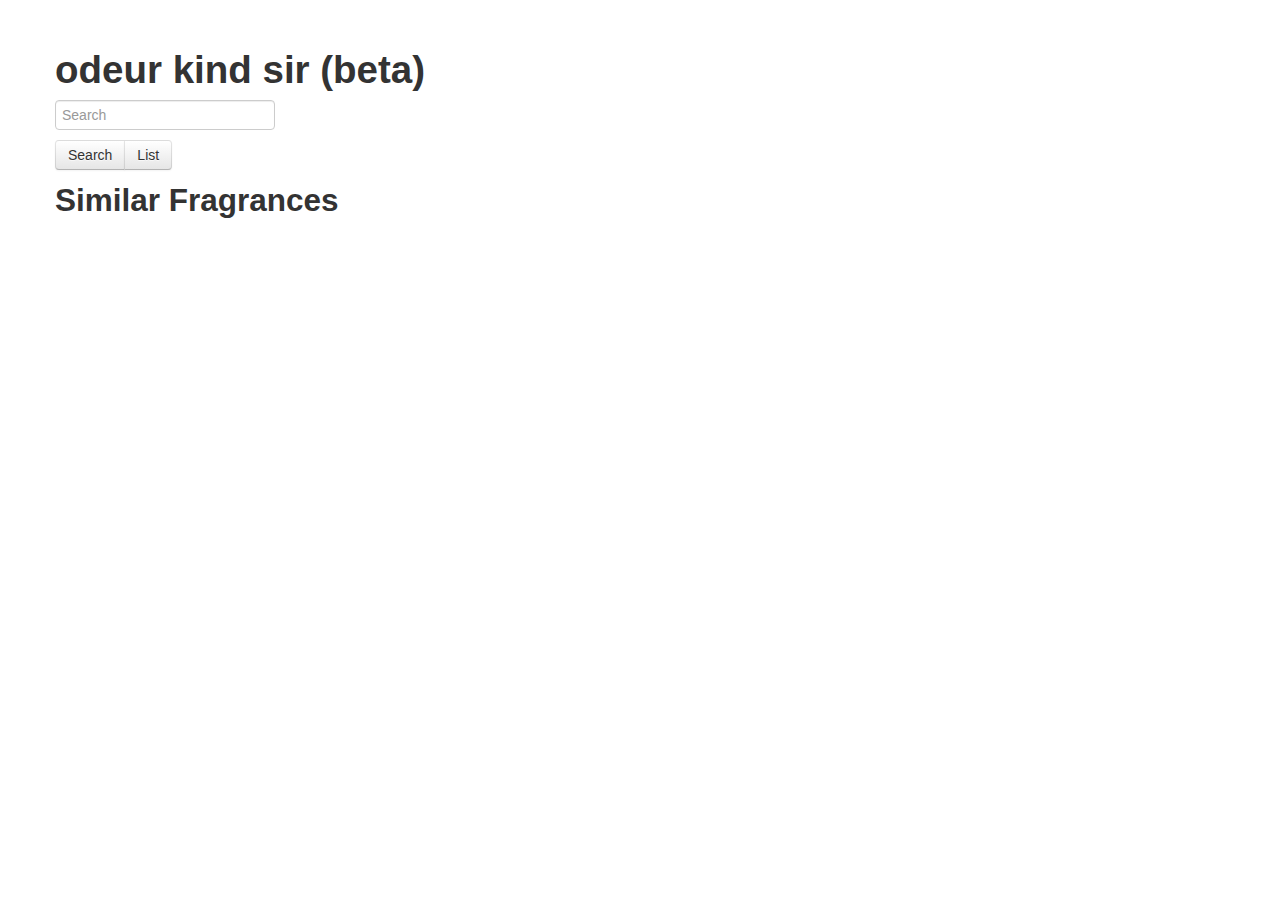
<file: public_html/index.html>
<!DOCTYPE html>
<html>
    <head>
        <title>odeur kind sir</title>
        <meta charset="UTF-8">
        <meta name="viewport" content="width=device-width, initial-scale=1.0">
        <script src="js/jquery/jquery.js" type="text/javascript"></script>
        <script src="js/neoconnector.js" type="text/javascript"></script>
        <!--<script src="js/visualizeGraph.js" type="text/javascript"></script>-->
       
        <link href="css/bootstrap.css" rel="stylesheet" type="text/css"/>
        <link href="css/bootstrap-responsive.css" rel="stylesheet" type="text/css"/>
    </head>
    <body>
        
        <br/><br/>
        <div class="container">
            <div class="container">
                <h1>odeur kind sir (beta)</h1>
                <div class="container">
                    <div class="input-group">

                        <input type="text" class="form-control" placeholder="Search" id="searchFragInput">


                    </div>
                </div>
                
        </div>
            <div class="btn-group">
                <button type="button" class="btn btn-default" onclick="searchFragrance();">Search</button>
                <button type="button" class="btn btn-default" onclick="listFragrance();">List</button>
                </div>
        </div>
        <div class="container">
        <div class="panel panel-default">
            <!-- Default panel contents -->
            <div class="panel-heading"><h2>Similar Fragrances</h2></div>

            <div class="badge-info" id="notify">
                
            </div>
            <!-- Table -->
            <div class="row">
                <div class="col-md-8">
                    <table class="table table-hover table-condensed" id="result">
              
                    </table>
                </div>
            </div>    
        </div>
            </div>
        <script src="js/bootstrap.js" type="text/javascript"></script>
        <script src="js/bootstrap.min.js" type="text/javascript"></script>
        <script src="js/d3/d3.v3.js" type="text/javascript"></script>
        
    </body>

</html>
</file>
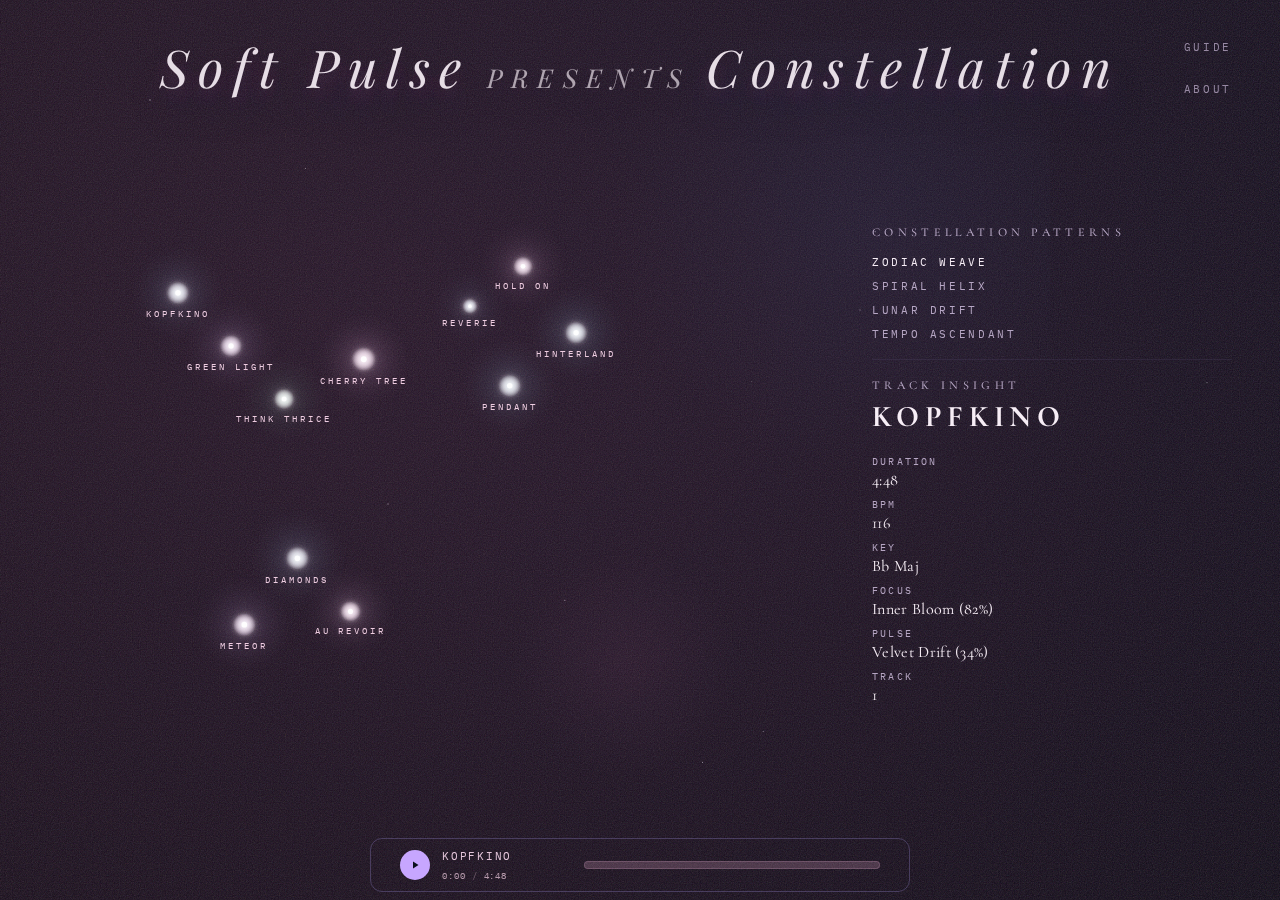
<file: Library/CloudStorage/Dropbox/Apps/rikardjonsson.github.io/index.html>
<!DOCTYPE html>
<html lang="en">
  <head>
    <meta charset="utf-8" />
    <meta name="viewport" content="width=device-width, initial-scale=1" />
    <title>Soft Pulse — Constellation</title>

    <!-- Preconnect to Google Fonts for faster loading -->
    <link rel="preconnect" href="https://fonts.googleapis.com" />
    <link rel="preconnect" href="https://fonts.gstatic.com" crossorigin />

    <!-- Load fonts in HTML for better performance -->
    <link href="https://fonts.googleapis.com/css2?family=Cormorant+Garamond:wght@400;500;600&family=IBM+Plex+Mono:wght@400;600&family=Playfair+Display:ital,wght@1,500;1,600&display=swap" rel="stylesheet" />

    <link rel="stylesheet" href="styles/main.css" />
  </head>
  <body>
    <canvas id="starfield" aria-hidden="true"></canvas>

    <header class="site-header">
      <div class="brand">
        <span class="brand__band">Soft Pulse</span>
        <span class="brand__divider">presents</span>
        <span class="brand__album">Constellation</span>
      </div>
      <div class="header-buttons">
        <button class="header-button" id="guide-button" aria-label="Keyboard shortcuts guide">Guide</button>
        <button class="header-button" id="about-button" aria-label="About Soft Pulse">About</button>
      </div>
    </header>

    <main>
      <section class="starmap" aria-label="Album song map">
        <svg id="starmap-canvas" viewBox="0 0 1000 1000" role="presentation"></svg>
      </section>

      <aside class="sidebar">
        <div class="sidebar__section">
          <h2 class="sidebar__title">Constellation Patterns</h2>
          <div class="layout-controls" role="group" aria-label="Starmap layout modes">
            <button class="layout-button is-active" data-layout="constellations">
              Zodiac Weave
            </button>
            <button class="layout-button" data-layout="helix">
              Spiral Helix
            </button>
            <button class="layout-button" data-layout="scatter">
              Lunar Drift
            </button>
            <button class="layout-button" data-layout="tempo-spiral">
              Tempo Ascendant
            </button>
          </div>
        </div>

        <div class="sidebar__divider" aria-hidden="true"></div>

        <div class="sidebar__section track-meta" aria-live="polite">
          <h2 class="sidebar__title">Track Insight</h2>
          <div class="track-meta__content" id="track-meta">
            <p class="track-meta__placeholder">
              Hover or tap a node to pull a thread from the album.
            </p>
          </div>
        </div>
      </aside>
    </main>

    <footer class="site-footer">
      <div class="player-shell">
        <div class="custom-player">
          <button class="player-control" id="play-pause-btn" aria-label="Play/Pause">
            <svg class="play-icon" viewBox="0 0 24 24" fill="currentColor">
              <path d="M8 5v14l11-7z"/>
            </svg>
            <svg class="pause-icon" viewBox="0 0 24 24" fill="currentColor">
              <path d="M6 4h4v16H6V4zm8 0h4v16h-4V4z"/>
            </svg>
          </button>

          <div class="player-info">
            <div class="track-title" id="current-track-title">Select a track</div>
            <div class="track-time">
              <span id="current-time">0:00</span>
              <span class="time-separator">/</span>
              <span id="duration">0:00</span>
            </div>
          </div>

          <div class="progress-container">
            <div class="progress-bar" id="progress-bar">
              <div class="progress-fill" id="progress-fill"></div>
              <div class="progress-handle" id="progress-handle"></div>
            </div>
          </div>

          <audio id="audio-player" preload="metadata"></audio>

          <!-- Hidden SoundCloud widget for streaming -->
          <iframe
            id="sc-widget"
            width="0"
            height="0"
            scrolling="no"
            frameborder="no"
            allow="autoplay"
            src=""
            style="display: none;"
          ></iframe>
        </div>
      </div>
    </footer>

    <!-- About Modal -->
    <div class="about-overlay" id="about-overlay" aria-modal="true" role="dialog" aria-labelledby="about-title">
      <div class="about-backdrop" id="about-backdrop"></div>
      <div class="about-modal">
        <button class="about-close" id="about-close" aria-label="Close about dialog">
          <svg viewBox="0 0 24 24" fill="none" stroke="currentColor" stroke-width="2">
            <path d="M18 6L6 18M6 6l12 12"/>
          </svg>
        </button>
        <div class="about-content">
          <h2 id="about-title">Soft Pulse</h2>
          <p>Soft Pulse is a dream-pop project based in Berlin, formed by Annabel Padley and Rikard Jönsson. Inspired by life in the city, the duo crafts lush, dreamy soundscapes with melodic hooks and energetic synth lines, exploring the themes of relationships, emotional exchange, and modern life; in short, what it means to be human today.</p>
          <p>Their debut album 'Constellation' is a 40-minute narrative that explores how the world can be perceived and what draws us closer to or further away from one another.</p>
          <p>Annabel and Rikard first met while working at the music-tech company Ableton, but Soft Pulse didn't take shape until after they had both moved on. The project began with an Instagram story where Rikard asked if anyone wanted to make "sexy pop music in the style of Sade and Roxy Music." One DM led to lunch, and within weeks, a body of work started to form.</p>
          <p>Soft Pulse is a genuinely collaborative project. Both Annabel and Rikard are multi-instrumentalists, approaching songwriting and production with an open "yes-man" attitude, where every idea is explored and refined together. This shared approach gives the music its balance; equal parts intuitive, emotional, and meticulously crafted.</p>
          <p>The album was recorded at Circle Studios and Brewery Studios in Berlin, and features Jack Savidge from Friendly Fires on drums.</p>
        </div>
      </div>
    </div>

    <!-- Guide Modal -->
    <div class="guide-overlay" id="guide-overlay" aria-modal="true" role="dialog" aria-labelledby="guide-title">
      <div class="guide-backdrop" id="guide-backdrop"></div>
      <div class="guide-modal">
        <button class="guide-close" id="guide-close" aria-label="Close guide dialog">
          <svg viewBox="0 0 24 24" fill="none" stroke="currentColor" stroke-width="2">
            <path d="M18 6L6 18M6 6l12 12"/>
          </svg>
        </button>
        <div class="guide-content">
          <h2 id="guide-title">Navigation Guide</h2>
          <div class="guide-section">
            <h3>Playback Controls</h3>
            <div class="guide-item">
              <kbd>Space</kbd>
              <span>Play / Pause</span>
            </div>
            <div class="guide-item">
              <kbd>←</kbd>
              <kbd>→</kbd>
              <span>Previous / Next track</span>
            </div>
          </div>
          <div class="guide-section">
            <h3>Constellation Patterns</h3>
            <div class="guide-item">
              <kbd>↑</kbd>
              <span>Next pattern (cycle forward)</span>
            </div>
            <div class="guide-item">
              <kbd>↓</kbd>
              <span>Previous pattern (cycle backward)</span>
            </div>
          </div>
          <div class="guide-section">
            <h3>Interaction</h3>
            <div class="guide-item">
              <span class="guide-action">Hover</span>
              <span>View track details</span>
            </div>
            <div class="guide-item">
              <span class="guide-action">Click</span>
              <span>Play track</span>
            </div>
          </div>
        </div>
      </div>
    </div>

    <script src="https://w.soundcloud.com/player/api.js"></script>
    <script type="module" src="scripts/main.js"></script>
  </body>
</html>
</file>
<file: Library/CloudStorage/Dropbox/Apps/rikardjonsson.github.io/styles/main.css>
:root {
  color-scheme: dark;
  --background: radial-gradient(135% 135% at 40% 40%, #08030d 0%, #020008 55%, #000004 100%);
  --background-overlay-primary: radial-gradient(140% 145% at 22% 34%, rgba(255, 104, 156, 0.08) 0%, rgba(16, 4, 12, 0) 78%);
  --background-overlay-secondary: radial-gradient(150% 140% at 78% 20%, rgba(34, 78, 166, 0.07) 0%, rgba(3, 8, 20, 0) 80%);
  --background-overlay-glow: radial-gradient(ellipse at 50% 52%, rgba(18, 10, 24, 0.1) 0%, rgba(4, 8, 18, 0.1) 40%, rgba(2, 4, 14, 0) 84%);
  --surface: rgba(26, 20, 38, 0.82);
  --surface-alt: rgba(30, 24, 44, 0.78);
  --border: rgba(118, 104, 162, 0.45);
  --text-primary: #f7eef6;
  --text-muted: rgba(214, 197, 228, 0.82);
  --accent: #c7a6ff;
  --accent-strong: #ffd7f1;
  --glow-soft: rgba(255, 185, 232, 0.45);
  --display: "Playfair Display", "Cormorant Garamond", serif;
  --mono: "IBM Plex Mono", "Space Mono", "SFMono-Regular", "Menlo", monospace;
  --serif: "Cormorant Garamond", "Iowan Old Style", "Times New Roman", serif;
  --transition-snug: cubic-bezier(0.43, 0.02, 0.14, 1);
  --ease-spring: cubic-bezier(0.22, 1, 0.36, 1);
  --ease-elastic: cubic-bezier(0.68, -0.55, 0.265, 1.55);
  --ease-smooth: cubic-bezier(0.4, 0.0, 0.2, 1);
  --ease-organic: cubic-bezier(0.33, 0.0, 0.2, 1);
}

*,
*::before,
*::after {
  box-sizing: border-box;
}

body {
  margin: 0;
  height: 100vh;
  overflow: hidden;
  font-family: var(--serif);
  letter-spacing: 0.02em;
  background: var(--background);
  color: var(--text-primary);
  display: flex;
  flex-direction: column;
  padding: 32px clamp(24px, 4vw, 48px) 90px;
  position: relative;
}

body::before {
  content: "";
  position: fixed;
  inset: 0;
  pointer-events: none;
  background:
    var(--background-overlay-primary),
    var(--background-overlay-secondary),
    var(--background-overlay-glow);
  background-size:
    165% 165%,
    165% 165%,
    150% 150%;
  background-position:
    18% 32%,
    82% 18%,
    center;
  z-index: -2;
}

body::after {
  content: "";
  position: fixed;
  inset: 0;
  pointer-events: none;
  background:
    radial-gradient(120% 130% at 20% 34%, rgba(255, 140, 180, 0.08) 0%, rgba(255, 140, 180, 0.04) 46%, rgba(255, 140, 180, 0) 88%),
    radial-gradient(360px 360px at 78% 22%, rgba(118, 160, 255, 0.1) 0%, rgba(118, 160, 255, 0) 70%),
    radial-gradient(150px 150px at 48% 78%, rgba(255, 140, 210, 0.1) 0%, rgba(255, 140, 210, 0) 75%),
    radial-gradient(2px 2px at 8% 12%, rgba(255, 255, 255, 1) 0%, rgba(255, 255, 255, 0) 70%),
    radial-gradient(1.8px 1.8px at 15% 25%, rgba(255, 255, 255, 1) 0%, rgba(255, 255, 255, 0) 68%),
    radial-gradient(1.2px 1.2px at 12% 18%, rgba(255, 250, 255, 1) 0%, rgba(255, 250, 255, 0) 68%),
    radial-gradient(1.6px 1.6px at 22% 56%, rgba(255, 245, 255, 1) 0%, rgba(255, 245, 255, 0) 66%),
    radial-gradient(1px 1px at 28% 48%, rgba(245, 250, 255, 0.94) 0%, rgba(245, 250, 255, 0) 60%),
    radial-gradient(1.8px 1.8px at 42% 66%, rgba(255, 250, 255, 1) 0%, rgba(255, 250, 255, 0) 60%),
    radial-gradient(1.4px 1.4px at 38% 58%, rgba(250, 252, 255, 1) 0%, rgba(250, 252, 255, 0) 55%),
    radial-gradient(1.2px 1.2px at 63% 42%, rgba(252, 252, 255, 1) 0%, rgba(252, 252, 255, 0) 55%),
    radial-gradient(1.6px 1.6px at 72% 36%, rgba(255, 252, 255, 1) 0%, rgba(255, 252, 255, 0) 62%),
    radial-gradient(2px 2px at 78% 24%, rgba(250, 252, 255, 1) 0%, rgba(250, 252, 255, 0) 58%),
    radial-gradient(1px 1px at 84% 18%, rgba(248, 250, 255, 0.88) 0%, rgba(248, 250, 255, 0) 56%),
    radial-gradient(1.5px 1.5px at 64% 82%, rgba(255, 250, 255, 1) 0%, rgba(255, 250, 255, 0) 58%),
    radial-gradient(1.2px 1.2px at 55% 75%, rgba(252, 250, 255, 1) 0%, rgba(252, 250, 255, 0) 60%),
    radial-gradient(1px 1px at 18% 88%, rgba(250, 252, 255, 0.9) 0%, rgba(250, 252, 255, 0) 58%),
    radial-gradient(1.8px 1.8px at 88% 68%, rgba(255, 252, 255, 1) 0%, rgba(255, 252, 255, 0) 64%),
    radial-gradient(1.4px 1.4px at 92% 45%, rgba(248, 250, 255, 1) 0%, rgba(248, 250, 255, 0) 62%),
    radial-gradient(1px 1px at 45% 28%, rgba(252, 252, 255, 0.85) 0%, rgba(252, 252, 255, 0) 58%),
    url("data:image/svg+xml,%3Csvg xmlns='http://www.w3.org/2000/svg' width='300' height='300'%3E%3Cfilter id='noise'%3E%3CfeTurbulence type='fractalNoise' baseFrequency='0.85' numOctaves='3' stitchTiles='stitch'/%3E%3C/filter%3E%3Crect width='300' height='300' filter='url(%23noise)' opacity='0.35'/%3E%3C/svg%3E");
  background-size:
    1400px 1400px,
    820px 820px,
    760px 760px,
    1200px 1200px,
    1400px 1400px,
    880px 880px,
    900px 900px,
    1100px 1100px,
    940px 940px,
    1300px 1300px,
    860px 860px,
    1000px 1000px,
    840px 840px,
    1500px 1500px,
    880px 880px,
    1250px 1250px,
    1600px 1600px,
    920px 920px,
    1350px 1350px,
    1450px 1450px,
    300px 300px;
  background-repeat: no-repeat, no-repeat, no-repeat, no-repeat, no-repeat, no-repeat, no-repeat, no-repeat, no-repeat, no-repeat, no-repeat, no-repeat, no-repeat, no-repeat, no-repeat, no-repeat, no-repeat, no-repeat, no-repeat, no-repeat, repeat;
  background-position: center;
  mix-blend-mode: screen;
  opacity: 0.6;
  z-index: -3;
}

#starfield {
  display: none;
}

.site-header {
  display: flex;
  align-items: center;
  justify-content: center;
  margin-bottom: 32px;
  position: relative;
  z-index: 2;
  flex-shrink: 0;
}

.brand {
  display: flex;
  align-items: baseline;
  gap: 16px;
  font-family: var(--display);
  font-style: italic;
  font-weight: 400;
  font-size: clamp(30px, 4.4vw, 52px);
  text-transform: none;
  letter-spacing: 0.18em;
  color: var(--text-primary);
  text-shadow:
    0 24px 52px rgba(74, 54, 122, 0.45),
    0 8px 18px rgba(255, 168, 210, 0.18);
}

.brand__band,
.brand__album {
  font-weight: 400;
  opacity: 0.92;
}

.brand__divider {
  font-size: clamp(18px, 2.6vw, 26px);
  letter-spacing: 0.36em;
  font-weight: 300;
  text-transform: uppercase;
  opacity: 0.65;
}

.header-buttons {
  position: absolute;
  top: 0;
  right: 0;
  display: flex;
  flex-direction: column;
  gap: 12px;
  align-items: flex-end;
}

.header-button {
  background: none;
  border: none;
  color: var(--text-muted);
  font-family: var(--mono);
  font-size: 11px;
  letter-spacing: 0.24em;
  text-transform: uppercase;
  padding: 8px 0;
  cursor: pointer;
  transition: color 300ms var(--ease-smooth);
  opacity: 0.8;
}

.header-button:hover,
.header-button:focus-visible {
  color: var(--text-primary);
  opacity: 1;
  outline: none;
}

.about-overlay {
  position: fixed;
  inset: 0;
  z-index: 1000;
  display: flex;
  align-items: center;
  justify-content: center;
  opacity: 0;
  pointer-events: none;
  transition: opacity 500ms var(--ease-smooth);
}

.about-overlay.is-open {
  opacity: 1;
  pointer-events: auto;
}

.about-backdrop {
  position: absolute;
  inset: 0;
  background: rgba(8, 4, 12, 0.85);
  backdrop-filter: blur(12px);
  cursor: pointer;
}

.about-modal {
  position: relative;
  width: 90%;
  max-width: 480px;
  max-height: 80vh;
  background: rgba(26, 20, 38, 0.95);
  border: 1px solid var(--border);
  border-radius: 8px;
  padding: 48px;
  overflow-y: auto;
  box-shadow:
    0 32px 64px rgba(0, 0, 0, 0.6),
    0 8px 24px rgba(255, 168, 210, 0.1);
  transform: scale(0.95);
  transition: transform 500ms var(--ease-smooth);
}

.about-overlay.is-open .about-modal {
  transform: scale(1);
}

.about-close {
  position: absolute;
  top: 16px;
  right: 16px;
  width: 32px;
  height: 32px;
  background: none;
  border: none;
  color: var(--text-muted);
  cursor: pointer;
  padding: 0;
  transition: color 200ms ease;
  display: flex;
  align-items: center;
  justify-content: center;
}

.about-close:hover,
.about-close:focus-visible {
  color: var(--text-primary);
  outline: none;
}

.about-close svg {
  width: 20px;
  height: 20px;
}

.about-content h2 {
  font-family: var(--display);
  font-style: italic;
  font-size: 32px;
  font-weight: 500;
  margin: 0 0 24px;
  color: var(--text-primary);
  letter-spacing: 0.08em;
}

.about-content p {
  font-family: var(--serif);
  font-size: 16px;
  line-height: 1.7;
  color: var(--text-primary);
  margin: 0 0 16px;
  opacity: 0.92;
}

.about-content p:last-child {
  margin-bottom: 0;
}

/* Guide Modal */
.guide-overlay {
  position: fixed;
  inset: 0;
  z-index: 1000;
  display: flex;
  align-items: center;
  justify-content: center;
  opacity: 0;
  pointer-events: none;
  transition: opacity 500ms var(--ease-smooth);
}

.guide-overlay.is-open {
  opacity: 1;
  pointer-events: auto;
}

.guide-backdrop {
  position: absolute;
  inset: 0;
  background: rgba(8, 4, 12, 0.85);
  backdrop-filter: blur(12px);
  cursor: pointer;
}

.guide-modal {
  position: relative;
  width: 90%;
  max-width: 480px;
  max-height: none;
  background: rgba(26, 20, 38, 0.95);
  border: 1px solid var(--border);
  border-radius: 8px;
  padding: 48px;
  overflow-y: visible;
  box-shadow:
    0 32px 64px rgba(0, 0, 0, 0.6),
    0 8px 24px rgba(255, 168, 210, 0.1);
  transform: scale(0.95);
  transition: transform 500ms var(--ease-smooth);
}

.guide-overlay.is-open .guide-modal {
  transform: scale(1);
}

.guide-close {
  position: absolute;
  top: 16px;
  right: 16px;
  width: 32px;
  height: 32px;
  background: none;
  border: none;
  color: var(--text-muted);
  cursor: pointer;
  padding: 0;
  transition: color 200ms ease;
  display: flex;
  align-items: center;
  justify-content: center;
}

.guide-close:hover,
.guide-close:focus-visible {
  color: var(--text-primary);
  outline: none;
}

.guide-close svg {
  width: 20px;
  height: 20px;
}

.guide-content h2 {
  font-family: var(--display);
  font-style: italic;
  font-size: 28px;
  font-weight: 500;
  margin: 0 0 32px;
  color: var(--text-primary);
  letter-spacing: 0.08em;
}

.guide-section {
  margin-bottom: 28px;
}

.guide-section:last-child {
  margin-bottom: 0;
}

.guide-section h3 {
  font-family: var(--mono);
  font-size: 10px;
  letter-spacing: 0.28em;
  text-transform: uppercase;
  color: var(--text-muted);
  margin: 0 0 12px;
  opacity: 0.7;
}

.guide-item {
  display: flex;
  align-items: center;
  gap: 16px;
  margin-bottom: 10px;
  font-family: var(--serif);
  font-size: 15px;
  color: var(--text-primary);
}

.guide-item:last-child {
  margin-bottom: 0;
}

.guide-item kbd {
  display: inline-block;
  min-width: 32px;
  padding: 6px 10px;
  background: rgba(50, 40, 70, 0.6);
  border: 1px solid var(--border);
  border-radius: 4px;
  font-family: var(--mono);
  font-size: 12px;
  text-align: center;
  color: var(--text-primary);
  box-shadow: 0 2px 4px rgba(0, 0, 0, 0.2);
}

.guide-item .guide-action {
  display: inline-block;
  min-width: 60px;
  padding: 6px 12px;
  background: rgba(50, 40, 70, 0.4);
  border: 1px solid rgba(118, 104, 162, 0.25);
  border-radius: 4px;
  font-family: var(--mono);
  font-size: 11px;
  text-align: center;
  color: var(--text-muted);
  text-transform: uppercase;
  letter-spacing: 0.05em;
}

.guide-item span:last-child {
  flex: 1;
  opacity: 0.85;
}

.layout-controls {
  display: flex;
  flex-direction: column;
  gap: 10px;
}

.layout-button {
  border: none;
  background: none;
  color: var(--text-muted);
  font-family: var(--mono);
  font-size: 11px;
  letter-spacing: 0.24em;
  text-transform: uppercase;
  padding: 0;
  transition: color 200ms ease;
  cursor: pointer;
  text-align: left;
}

.layout-button:hover,
.layout-button:focus-visible {
  color: var(--text-primary);
}

.layout-button:focus-visible {
  outline: none;
  text-decoration: underline;
}

.layout-button.is-active {
  color: var(--text-primary);
}

main {
  display: grid;
  grid-template-columns: minmax(0, 1fr) 360px;
  gap: 28px;
  align-items: stretch;
  position: relative;
  z-index: 1;
  flex: 1;
  min-height: 0;
  overflow: visible;
  background: transparent;
  border: none;
  outline: none;
}

.starmap {
  position: relative;
  height: auto;
  min-height: clamp(540px, 62vh, 760px);
  display: flex;
  align-items: center;
  justify-content: flex-end;
  padding: 48px 0 24px;
  margin-top: clamp(80px, 12vh, 140px);
  background: transparent;
  border-radius: 0;
  border: none;
  overflow: visible;
  box-shadow: none;
}

#starmap-canvas {
  width: min(100%, 80vh);
  max-width: none;
  height: auto;
  aspect-ratio: 1 / 1;
  display: block;
  margin: 0 clamp(8px, 2vw, 24px) 0 0;
  position: relative;
  overflow: visible;
  z-index: 1;
  background: transparent;
  border: none;
  outline: none;
}

.nodes-layer {
  isolation: isolate;
}

.track-node {
  transform-box: fill-box;
  transform-origin: center;
  cursor: pointer;
  --node-hover-scale: 1.06;
  --node-active-scale: 1.1;
  --stagger-delay: 0ms;
  --radius-delay: 0ms;
  --twinkle-delay: calc(var(--node-index, 0) * 140ms);
  opacity: 0;
  transition:
    transform 1700ms var(--ease-organic) var(--stagger-delay),
    opacity 840ms var(--ease-smooth) var(--stagger-delay),
    filter 640ms ease-out;
  will-change: transform, opacity;
}

.track-node--loaded {
  opacity: 1;
}

.track-node:focus,
.track-node:focus-visible {
  outline: none;
}

.track-node__core {
  opacity: 0.95;
  stroke: rgba(255, 255, 255, 0);
  stroke-width: 1.4;
  filter:
    drop-shadow(0 0 2px rgba(255, 245, 250, 0.9))
    drop-shadow(0 0 4px rgba(255, 240, 250, 0.6))
    drop-shadow(0 0 8px rgba(255, 235, 245, 0.3));
  transition:
    fill 450ms var(--ease-smooth) calc(var(--stagger-delay) + 100ms),
    stroke 450ms var(--ease-smooth) calc(var(--stagger-delay) + 100ms),
    r 380ms var(--ease-spring),
    filter 520ms var(--ease-smooth) calc(var(--stagger-delay) + 140ms);
  animation: twinkle 4.8s ease-in-out infinite;
  animation-delay: var(--twinkle-delay);
  mix-blend-mode: screen;
  pointer-events: visiblePainted;
}

.track-node__halo {
  fill: var(--node-halo-fill, rgba(200,168,255,0.32));
  stroke: var(--node-halo-stroke);
  stroke-width: 0;
  transform-box: fill-box;
  transform-origin: center;
  transform: scale(1);
  opacity: 0.3;
  filter: blur(16px);
  mix-blend-mode: screen;
  transition:
    transform 720ms var(--ease-spring) calc(var(--stagger-delay) + 150ms),
    fill 450ms var(--ease-smooth) calc(var(--stagger-delay) + 100ms),
    opacity 520ms var(--ease-smooth) calc(var(--stagger-delay) + 80ms),
    filter 520ms var(--ease-smooth) calc(var(--stagger-delay) + 120ms);
  pointer-events: none;
}

.track-node__flare {
  opacity: 0;
  transform-box: fill-box;
  transform-origin: center;
  filter: blur(42px);
  mix-blend-mode: screen;
  transition:
    opacity 640ms var(--ease-spring) calc(var(--stagger-delay) + 180ms),
    transform 720ms var(--ease-spring) calc(var(--stagger-delay) + 180ms);
  pointer-events: none;
}

.track-node__spark {
  fill: var(--core-spark, rgba(255, 255, 255, 1));
  opacity: 0.95;
  filter: blur(0.3px);
  mix-blend-mode: screen;
  transition:
    opacity 380ms var(--ease-smooth) calc(var(--stagger-delay) + 160ms),
    transform 540ms var(--ease-spring) calc(var(--stagger-delay) + 130ms);
  pointer-events: none;
}

.track-node__label {
  font-family: var(--mono);
  font-size: 13px;
  letter-spacing: 0.32em;
  text-transform: uppercase;
  fill: rgba(255, 220, 240, 0.92);
  pointer-events: none;
  transition:
    fill 380ms var(--ease-smooth) calc(var(--stagger-delay) + 200ms),
    opacity 420ms var(--ease-smooth) calc(var(--stagger-delay) + 180ms);
}

.track-node:is(:hover, :focus-visible) {
  transform: scale(var(--node-hover-scale));
}

.track-node:is(:hover, :focus-visible) .track-node__core {
  stroke: rgba(255, 255, 255, 0.9);
}

.track-node:is(:hover, :focus-visible) .track-node__halo {
  opacity: var(--halo-hover-opacity, var(--halo-active-opacity, 0.52));
  transform: scale(1.12);
}

.track-node:is(:hover, :focus-visible) .track-node__spark {
  opacity: 0.95;
  transform: scale(1.12);
}

.track-node.is-active {
  transform: scale(var(--node-active-scale)) translate(var(--translate-x, 0), var(--translate-y, 0));
}

.track-node.is-active .track-node__core {
  filter:
    drop-shadow(0 0 3px rgba(255, 245, 250, 0.95))
    drop-shadow(0 0 6px rgba(255, 240, 250, 0.7))
    drop-shadow(0 0 12px rgba(255, 235, 245, 0.45))
    drop-shadow(0 0 20px rgba(231, 194, 255, 0.25));
}

.track-node.is-active .track-node__flare {
  opacity: 0.28;
  transform: scale(1.04);
}

.track-node.is-playing .track-node__halo {
  opacity: var(--halo-play-opacity, var(--halo-active-opacity, 0.5));
  transform: scale(1.28);
  filter: blur(18px) saturate(1.25);
}

.track-node.is-playing .track-node__core {
  stroke: rgba(255, 255, 255, 0.85);
  filter:
    drop-shadow(0 0 3px rgba(255, 250, 252, 1))
    drop-shadow(0 0 6px rgba(255, 245, 250, 0.8))
    drop-shadow(0 0 12px rgba(255, 240, 248, 0.5))
    drop-shadow(0 0 24px rgba(255, 230, 245, 0.3));
}

.track-node.is-playing .track-node__flare {
  opacity: 0.42;
  transform: scale(1.08);
}

.track-node.is-playing .track-node__spark {
  opacity: 1;
}

.starmap-link {
  stroke: rgba(255, 255, 255, 0.32);
  stroke-width: 1.3;
  stroke-dasharray: 4 4;
  opacity: 0;
  transition:
    stroke 1040ms var(--ease-smooth),
    opacity 1360ms var(--ease-smooth) 400ms,
    stroke-dashoffset 4s linear,
    x1 1700ms var(--ease-organic),
    y1 1700ms var(--ease-organic),
    x2 1700ms var(--ease-organic),
    y2 1700ms var(--ease-organic);
  animation: dash-flow 3s linear infinite;
}

@keyframes dash-flow {
  to {
    stroke-dashoffset: -16;
  }
}

@keyframes twinkle {
  0%, 100% {
    opacity: 0.9;
  }
  50% {
    opacity: 1;
  }
}

.starmap-link.is-active {
  stroke: rgba(255, 255, 255, 0.72);
  opacity: 1;
}

.sidebar {
  display: flex;
  flex-direction: column;
  gap: 18px;
  height: 100%;
  overflow: hidden;
  justify-content: center;
  align-items: stretch;
  width: 360px;
  margin: 0 auto;
}

.sidebar__section {
  display: flex;
  flex-direction: column;
  gap: 16px;
  flex-shrink: 0;
  width: 100%;
}

.sidebar__divider {
  height: 1px;
  width: 100%;
  border: none;
  background: var(--border);
  margin: 0;
  opacity: 0.3;
}

.sidebar__title {
  font-size: 12px;
  letter-spacing: 0.36em;
  text-transform: uppercase;
  color: var(--text-muted);
  margin: 0;
  font-weight: 500;
  flex-shrink: 0;
}

.track-meta {
  display: flex;
  flex-direction: column;
  gap: 8px;
  background: none;
  border: none;
  border-radius: 0;
  padding: 0;
  color: var(--text-muted);
  height: 340px;
  width: 100%;
  flex: 0 0 auto;
}

.track-meta__content::-webkit-scrollbar {
  width: 6px;
}

.track-meta__content::-webkit-scrollbar-track {
  background: transparent;
}

.track-meta__content::-webkit-scrollbar-thumb {
  background: var(--border);
  border-radius: 3px;
}

.track-meta__content::-webkit-scrollbar-thumb:hover {
  background: var(--accent);
}

.track-meta__title {
  margin: 0;
  font-size: 12px;
  letter-spacing: 0.2em;
  text-transform: uppercase;
  color: var(--text-muted);
}

.track-meta__content {
  flex: 1;
  min-height: 280px;
  height: 280px;
  width: 100%;
  overflow-y: auto;
  overflow-x: hidden;
  opacity: 1;
  transform: translateY(0);
  transition: opacity 320ms ease;
  padding-right: 2px;
  position: relative;
}

.track-meta__content.is-active {
  opacity: 1;
  transform: translateY(0);
}

.track-meta__content h3 {
  margin: 0 0 16px;
  font-size: clamp(22px, 3vw, 30px);
  color: var(--text-primary);
  text-transform: uppercase;
  letter-spacing: 0.18em;
  line-height: 1.15;
  height: 1.3em;
  white-space: nowrap;
  overflow: hidden;
  text-overflow: ellipsis;
  display: block;
  max-width: 100%;
  opacity: 1;
  transition: opacity 500ms var(--ease-smooth);
  position: relative;
}

.track-meta__content dl {
  display: grid;
  gap: 8px;
  margin: 0;
}

.track-meta__content dt {
  font-family: var(--mono);
  font-size: 10px;
  letter-spacing: 0.22em;
  text-transform: uppercase;
  color: var(--text-muted);
}

.track-meta__content dd {
  margin: 2px 0 0;
  font-size: 16px;
  color: var(--text-primary);
  opacity: 1;
  transition: opacity 500ms var(--ease-smooth);
}

.track-meta__placeholder {
  font-size: 16px;
  color: var(--text-muted);
  margin: 0;
  font-style: italic;
}

.track-meta__error {
  color: #ffbaba;
  font-size: 14px;
}

.site-footer {
  position: fixed;
  left: 0;
  right: 0;
  bottom: 0;
  padding: 6px clamp(16px, 3vw, 44px) 8px;
  background: transparent;
  z-index: 10;
}

.player-shell {
  width: 540px;
  max-width: 540px;
  margin: 0 auto;
  border-radius: 12px;
  padding: 0;
  overflow: hidden;
  border: 1px solid var(--border);
  background: transparent;
}

.player-shell::before {
  content: none;
}

.player-shell:hover {
  transform: none;
}

.player-shell:hover::before {
  opacity: 0;
}

.custom-player {
  display: flex;
  align-items: center;
  justify-content: center;
  gap: 12px;
  padding: 10px 20px;
  width: 100%;
}

.player-control {
  width: 30px;
  height: 30px;
  border: none;
  background: var(--accent);
  border-radius: 50%;
  cursor: pointer;
  display: flex;
  align-items: center;
  justify-content: center;
  flex-shrink: 0;
  transition: transform 200ms ease, opacity 200ms ease;
}

.player-control:hover,
.player-control:focus-visible {
  transform: scale(1.05);
  opacity: 0.9;
}

.player-control:active {
  transform: scale(0.95);
}

.player-control svg {
  width: 12px;
  height: 12px;
  color: #0b101d;
  transition: color 220ms ease;
}

.player-control:hover svg {
  color: #0b101d;
}

.play-icon,
.pause-icon {
  position: absolute;
  transition: opacity 220ms ease, transform 220ms ease;
}

.custom-player:not(.is-playing) .pause-icon {
  opacity: 0;
  transform: scale(0.8);
}

.custom-player.is-playing .play-icon {
  opacity: 0;
  transform: scale(0.8);
}

.player-info {
  flex: 0 0 130px;
  width: 130px;
  display: flex;
  flex-direction: column;
  gap: 6px;
  overflow: hidden;
}

.track-title {
  font-family: var(--mono);
  font-size: 11px;
  letter-spacing: 0.16em;
  text-transform: uppercase;
  color: rgba(255, 222, 244, 0.88);
  display: inline-block;
  min-width: 12ch;
  max-width: 100%;
  white-space: normal;
  line-height: 1.4;
}

.track-time {
  font-family: var(--mono);
  font-size: 9px;
  color: rgba(250, 214, 235, 0.68);
  letter-spacing: 0.1em;
  display: flex;
  align-items: center;
  gap: 6px;
  white-space: nowrap;
}

.time-separator {
  margin: 0;
  opacity: 0.5;
}

.progress-container {
  flex: 0 0 296px;
  width: 296px;
  display: flex;
  align-items: center;
  padding: 6px 0;
}

.progress-bar {
  flex: 1;
  height: 8px;
  background: rgba(255, 190, 225, 0.2);
  border-radius: 4px;
  position: relative;
  cursor: pointer;
  overflow: visible;
  transition: height 220ms ease;
}

.progress-bar::before {
  content: "";
  position: absolute;
  inset: 0;
  border-radius: inherit;
  box-shadow: inset 0 0 0 1px rgba(255, 195, 235, 0.18);
  pointer-events: none;
}

.progress-bar:hover {
  height: 10px;
}

.progress-fill {
  height: 100%;
  background: linear-gradient(90deg, rgba(255, 195, 235, 0.9), rgba(255, 160, 200, 0.95));
  border-radius: 3px;
  width: 0%;
  transition: width 100ms linear;
  position: relative;
  box-shadow: 0 0 12px rgba(255, 170, 220, 0.45);
}

.progress-handle {
  width: 13px;
  height: 13px;
  background: rgba(255, 240, 250, 0.95);
  border-radius: 50%;
  position: absolute;
  top: 50%;
  transform: translate(-50%, -50%);
  left: 0%;
  box-shadow: 0 2px 6px rgba(35, 6, 30, 0.35), 0 0 0 2px rgba(255, 195, 235, 0.28);
  opacity: 0;
  transition: opacity 220ms ease, transform 220ms ease;
  pointer-events: none;
}

.progress-bar:hover .progress-handle,
.progress-bar.is-seeking .progress-handle {
  opacity: 1;
}

.progress-bar.is-seeking .progress-handle {
  transform: translate(-50%, -50%) scale(1.2);
}

audio {
  display: none;
}

iframe {
  display: block;
  background: transparent;
  width: 100%;
  border: 0;
  border-radius: 12px;
  box-shadow:
    inset 0 1px 0 rgba(255, 255, 255, 0.12),
    0 12px 32px rgba(8, 14, 26, 0.6);
}

@media (max-width: 1200px) {
  body {
    overflow-y: auto;
    height: auto;
    min-height: 100vh;
    padding-bottom: 120px;
  }

  main {
    grid-template-columns: 1fr;
    gap: 24px;
    overflow: visible;
    min-height: auto;
  }

  .sidebar {
    height: auto;
    overflow: visible;
    order: -1;
  }

  .sidebar__section {
    padding: 24px;
  }

  .track-meta {
    height: auto;
    min-height: 0;
    max-height: none;
  }

  .track-meta__content {
    max-height: 320px;
  }

  .starmap {
    min-height: clamp(520px, 70vh, 680px);
    margin-top: clamp(60px, 11vh, 120px);
    padding: 40px 0 20px;
    justify-content: center;
  }

  #starmap-canvas {
    margin: 0 auto;
  }

  .layout-controls {
    flex-direction: row;
    flex-wrap: wrap;
  }

  .layout-button {
    flex: 1 1 calc(50% - 6px);
    text-align: center;
  }
}

@media (max-width: 768px) {
  .custom-player {
    flex-wrap: wrap;
    gap: 8px;
    padding: 12px 14px;
  }

  .player-info {
    order: -1;
    flex: 1 1 100%;
    margin-left: 0;
    margin-right: 0;
  }

  .progress-container {
    flex: 1 1 100%;
    min-width: 0;
    max-width: none;
    margin-top: 4px;
  }

  .player-control {
    width: 44px;
    height: 44px;
  }
}

@media (max-width: 640px) {
  body {
    padding: 20px 16px 110px;
  }

  .brand {
    letter-spacing: 0.2em;
    font-size: 22px;
    gap: 12px;
  }

  .site-header {
    margin-bottom: 20px;
  }

  .sidebar {
    gap: 16px;
  }

  .sidebar__section {
    padding: 20px;
  }

  .track-meta {
    max-height: none;
  }

  .track-meta__content {
    max-height: 260px;
  }

  .starmap {
    min-height: 420px;
    padding: 32px 16px 24px;
    margin-top: 48px;
    overflow: visible;
    justify-content: center;
  }

  #starmap-canvas {
    margin: 0 auto;
  }

  .layout-controls {
    width: 100%;
    justify-content: flex-start;
  }

  .layout-button {
    flex: 1 1 calc(50% - 6px);
    font-size: 10px;
    padding: 12px 16px;
  }

  #starmap-canvas {
    max-width: 100%;
    max-height: 100%;
  }
}
</file>
